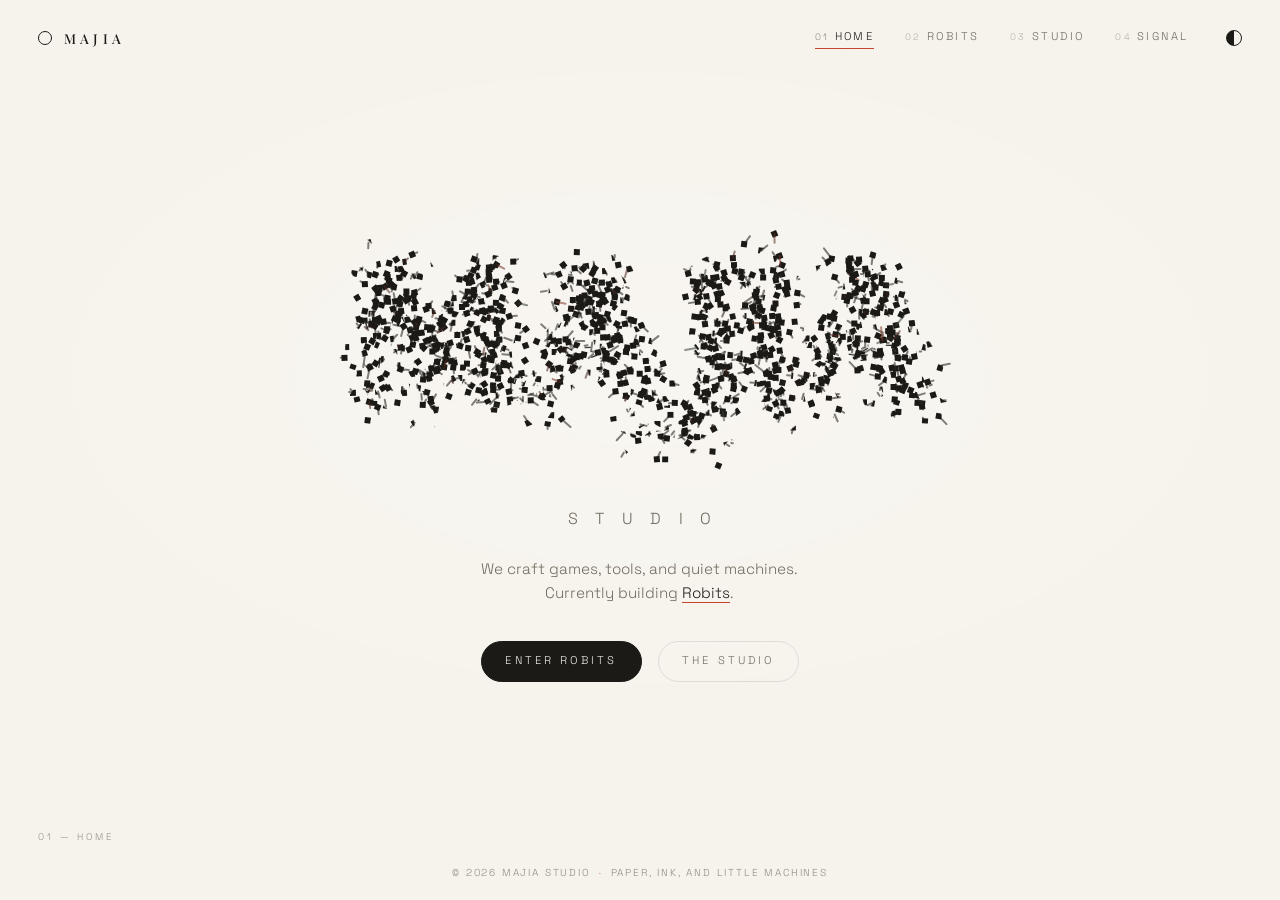
<file: index.html>
<!DOCTYPE html>
<html lang="en">
<head>
  <meta charset="UTF-8">
  <meta name="viewport" content="width=device-width, initial-scale=1.0">
  <title>Majia Studio</title>
  <meta name="description" content="Majia Studio — a small developer studio crafting worlds. Makers of Robits.">
  <link rel="icon" href="favicon.ico" sizes="48x48">
  <link rel="icon" type="image/png" sizes="32x32" href="icons/favicon-32x32.png">
  <link rel="icon" type="image/png" sizes="16x16" href="icons/favicon-16x16.png">
  <link rel="apple-touch-icon" sizes="180x180" href="icons/apple-touch-icon-180x180.png">
  <link rel="apple-touch-icon" sizes="167x167" href="icons/apple-touch-icon-167x167.png">
  <link rel="apple-touch-icon" sizes="152x152" href="icons/apple-touch-icon-152x152.png">
  <link rel="apple-touch-icon" sizes="120x120" href="icons/apple-touch-icon-120x120.png">
  <link rel="manifest" href="manifest.webmanifest">
  <meta name="apple-mobile-web-app-capable" content="yes">
  <meta name="apple-mobile-web-app-status-bar-style" content="default">
  <meta name="apple-mobile-web-app-title" content="MAJIA">
  <meta name="theme-color" content="#f6f3ec" media="(prefers-color-scheme: light)">
  <meta name="theme-color" content="#16150f" media="(prefers-color-scheme: dark)">
  <link rel="preconnect" href="https://fonts.googleapis.com">
  <link rel="preconnect" href="https://fonts.gstatic.com" crossorigin>
  <link href="https://fonts.googleapis.com/css2?family=Playfair+Display:ital,wght@0,400;0,500;0,600;1,400&family=Space+Grotesk:wght@300;400;500&family=Orbitron:wght@700;900&display=swap" rel="stylesheet">
  <link rel="stylesheet" href="styles.css">
  <script type="importmap">
  { "imports": {
    "three": "./vendor/three/three.module.js",
    "three/addons/": "./vendor/three/addons/"
  } }
  </script>
</head>
<body>

  <!-- the tile swarm: one particle system carries every screen's mark -->
  <canvas id="logo" class="swarm-canvas" aria-hidden="true"></canvas>

  <header class="chrome">
    <a class="chrome__mark" href="#home" data-nav="home" aria-label="Majia Studio — home">
      <span class="chrome__ring"></span>
      <span class="chrome__word">MAJIA</span>
    </a>
    <nav class="chrome__nav" aria-label="Primary">
      <a href="#home"   data-nav="home"   class="chrome__link is-active"><span>01</span>Home</a>
      <a href="#robits" data-nav="robits" class="chrome__link"><span>02</span>Robits</a>
      <a href="#studio" data-nav="studio" class="chrome__link"><span>03</span>Studio</a>
      <a href="#signal" data-nav="signal" class="chrome__link"><span>04</span>Signal</a>
      <button class="theme-flip" id="themeFlip" type="button" aria-label="Flip between paper and ink mode"></button>
    </nav>
  </header>

  <main id="stage">

    <!-- ============ HOME ============ -->
    <section class="screen is-active" id="screen-home" data-screen="home" aria-label="Home">
      <h1 class="sr-only">Majia Studio</h1>
      <div class="word-slot word-slot--hero" aria-hidden="true"></div>
      <div class="hero">
        <p class="hero__sub t-fx">STUDIO</p>
        <p class="hero__lede t-fx">
          We craft games, tools, and quiet machines.<br>
          Currently building <a href="#robits" data-nav="robits" class="lede-link">Robits</a>.
        </p>
        <div class="hero__actions t-fx">
          <a href="#robits" data-nav="robits" class="btn btn--fill" data-morph="robits">Enter Robits</a>
          <a href="#studio" data-nav="studio" class="btn btn--ghost">The Studio</a>
        </div>
      </div>
      <p class="screen__coord" aria-hidden="true">01 — HOME</p>
    </section>

    <!-- ============ ROBITS ============ -->
    <section class="screen" id="screen-robits" data-screen="robits" aria-label="Robits">
      <div class="robits-layout">
        <div class="robit-stage" id="robitStage">
          <canvas id="robit" class="robit-canvas" aria-label="Robit — a little machine, drawn in ink"></canvas>
        </div>
        <div class="panel panel--robits">
          <p class="panel__eyebrow t-fx"><span class="pulse-dot"></span>IN DEVELOPMENT</p>
          <h2 class="sr-only">Robits</h2>
          <div class="word-slot word-slot--title" aria-hidden="true"></div>
          <p class="panel__lede t-fx">
            Little machines. Latent souls. A game about building small robots
            and the strange, quiet world they wake up into.
          </p>
          <div class="spec-grid t-fx">
            <div class="spec"><span class="spec__key">STATUS</span><span class="spec__val">Prototyping</span></div>
            <div class="spec"><span class="spec__key">GENRE</span><span class="spec__val">Redacted, for now</span></div>
            <div class="spec"><span class="spec__key">PLATFORM</span><span class="spec__val">TBA</span></div>
            <div class="spec"><span class="spec__key">SIGNAL</span><span class="spec__val spec__val--live">● Online</span></div>
          </div>
          <div class="panel__actions t-fx">
            <a href="#signal" data-nav="signal" class="btn btn--fill">Follow the signal</a>
            <a href="#home" data-nav="home" class="btn btn--ghost">Back home</a>
          </div>
        </div>
      </div>
      <p class="screen__coord" aria-hidden="true">02 — ROBITS</p>
    </section>

    <!-- ============ STUDIO ============ -->
    <section class="screen" id="screen-studio" data-screen="studio" aria-label="Studio">
      <div class="panel">
        <p class="panel__eyebrow t-fx">WHO WE ARE</p>
        <h2 class="sr-only">The Studio</h2>
        <div class="word-slot word-slot--title" aria-hidden="true"></div>
        <p class="panel__lede t-fx">
          Majia is a small developer studio. We make our own things —
          starting with Robits — and we build for others when the work is interesting.
        </p>
        <ul class="craft-list t-fx">
          <li class="craft"><span class="craft__num">Ⅰ</span><div><h3>Games</h3><p>Original worlds, built slowly and deliberately.</p></div></li>
          <li class="craft"><span class="craft__num">Ⅱ</span><div><h3>Software</h3><p>Tools, apps, and systems with a product designer's eye.</p></div></li>
          <li class="craft"><span class="craft__num">Ⅲ</span><div><h3>Experiments</h3><p>Interactive things that don't fit a category yet.</p></div></li>
        </ul>
        <div class="panel__actions t-fx"><a href="#signal" data-nav="signal" class="btn btn--ghost">Work with us</a></div>
      </div>
      <p class="screen__coord" aria-hidden="true">03 — STUDIO</p>
    </section>

    <!-- ============ SIGNAL ============ -->
    <section class="screen" id="screen-signal" data-screen="signal" aria-label="Contact">
      <div class="panel panel--center">
        <p class="panel__eyebrow t-fx">OPEN CHANNEL</p>
        <h2 class="sr-only">Signal</h2>
        <div class="word-slot word-slot--title" aria-hidden="true"></div>
        <p class="panel__lede t-fx">Say hello, ask about Robits, or bring us a project.</p>
        <a class="signal-line t-fx" href="mailto:hello@majia.studio">hello@majia.studio</a>
        <p class="panel__note t-fx">Answered by humans.</p>
      </div>
      <p class="screen__coord" aria-hidden="true">04 — SIGNAL</p>
    </section>

  </main>

  <footer class="chrome-foot">
    <span>© <span id="year"></span> Majia Studio</span>
    <span class="chrome-foot__dot" aria-hidden="true">·</span>
    <span>Paper, ink, and little machines</span>
  </footer>

  <script type="module" src="main.js"></script>
</body>
</html>
</file>
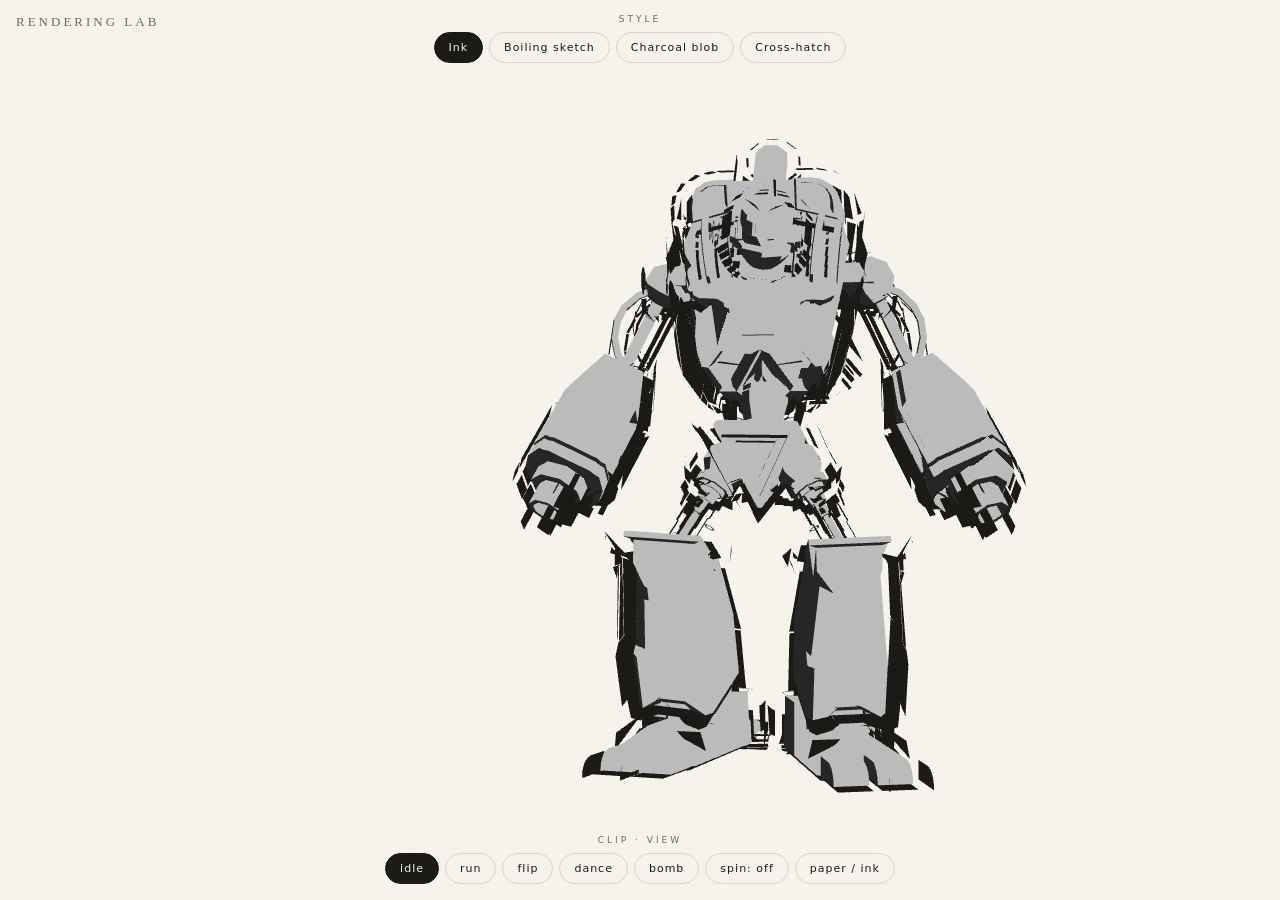
<file: robit-lab.html>
<!DOCTYPE html>
<html lang="en">
<head>
<meta charset="utf-8">
<meta name="viewport" content="width=device-width,initial-scale=1">
<title>Robit — rendering lab</title>
<style>
  :root{ --paper:#f6f3ec; --ink:#1c1a16; --dim:#6f6a5e; --line:rgba(28,26,22,.14); --seal:#c2452f; }
  body.ink{ --paper:#16150f; --ink:#f0ece2; --dim:#97917f; --line:rgba(240,236,226,.16); --seal:#d95b40; }
  *{box-sizing:border-box}
  html,body{margin:0;height:100%;overflow:hidden;font-family:"Space Grotesk",system-ui,sans-serif}
  body{background:var(--paper);color:var(--ink);transition:background-color .5s,color .5s}
  #c{position:fixed;inset:0;width:100%;height:100%;display:block;cursor:grab;touch-action:none}
  #c:active{cursor:grabbing}
  .bar{position:fixed;left:0;right:0;display:flex;gap:6px;justify-content:center;flex-wrap:wrap;padding:0 12px;z-index:5}
  #top{top:14px}
  #bottom{bottom:16px}
  .lbl{width:100%;text-align:center;font-size:9px;letter-spacing:3px;text-transform:uppercase;color:var(--dim);margin-bottom:2px}
  button{font:inherit;font-size:11px;font-weight:500;letter-spacing:1px;color:var(--ink);background:transparent;
    border:1px solid var(--line);border-radius:999px;padding:8px 14px;cursor:pointer;transition:.25s}
  button:hover{border-color:var(--dim)}
  button.on{background:var(--ink);color:var(--paper);border-color:var(--ink)}
  #title{position:fixed;top:14px;left:16px;font-family:"Playfair Display",Georgia,serif;font-size:13px;letter-spacing:3px;color:var(--dim);z-index:5}
  #msg{position:fixed;top:50%;left:0;right:0;text-align:center;color:var(--dim);font-size:12px}
</style>
</head>
<body>
<canvas id="c"></canvas>
<div id="title">RENDERING LAB</div>
<div id="msg">loading…</div>

<div class="bar" id="top">
  <div class="lbl">style</div>
  <button data-style="ink" class="on">Ink</button>
  <button data-style="sketch">Boiling sketch</button>
  <button data-style="charcoal">Charcoal blob</button>
  <button data-style="hatch">Cross-hatch</button>
</div>

<div class="bar" id="bottom">
  <div class="lbl">clip · view</div>
  <button data-clip="idle" class="on">idle</button>
  <button data-clip="run_forward">run</button>
  <button data-clip="front_flip">flip</button>
  <button data-clip="dance_01">dance</button>
  <button data-clip="throw_bomb">bomb</button>
  <button id="spin">spin: off</button>
  <button id="theme">paper / ink</button>
</div>

<script type="importmap">
{ "imports": { "three":"./vendor/three/three.module.js", "three/addons/":"./vendor/three/addons/" } }
</script>
<script type="module">
import * as THREE from 'three';
import { GLTFLoader } from 'three/addons/loaders/GLTFLoader.js';
import { MeshoptDecoder } from 'three/addons/libs/meshopt_decoder.module.js';

const canvas=document.getElementById('c'), msg=document.getElementById('msg');
const renderer=new THREE.WebGLRenderer({canvas,antialias:true,alpha:true});
renderer.setPixelRatio(Math.min(2,devicePixelRatio));
renderer.outputColorSpace=THREE.SRGBColorSpace;
const scene=new THREE.Scene();
const cam=new THREE.PerspectiveCamera(34,1,0.1,200);
scene.add(new THREE.AmbientLight(0xffffff,0.06));
const key=new THREE.DirectionalLight(0xffffff,1.5); key.position.set(2.5,4,4); scene.add(key);

function trimClip(clip, eps=2e-3){
  let start=Infinity,end=0;
  for(const tr of clip.tracks){ const t=tr.times,v=tr.values,st=v.length/t.length;
    for(let i=1;i<t.length;i++){ let d=0; for(let k=0;k<st;k++) d=Math.max(d,Math.abs(v[i*st+k]-v[(i-1)*st+k]));
      if(d>eps){ if(t[i-1]<start)start=t[i-1]; if(t[i]>end)end=t[i]; } } }
  if(!isFinite(start)||end<=start) return;
  const pad=1/60; start=Math.max(0,start-pad); end+=pad;
  const dur=end-start;
  for(const tr of clip.tracks){ const t=tr.times,v=tr.values,st=v.length/t.length,nt=[],nv=[];
    for(let i=0;i<t.length;i++){ if(t[i]<start-1e-6||t[i]>end+1e-6)continue; nt.push(t[i]-start); for(let k=0;k<st;k++) nv.push(v[i*st+k]); }
    if(nt.length>=2){ tr.times=new Float32Array(nt); tr.values=new Float32Array(nv); }
    else { let j=0; for(let i=0;i<t.length;i++){ if(t[i]<=start+1e-6)j=i; else break; }
      const cv=[]; for(let k=0;k<st;k++) cv.push(v[j*st+k]);
      tr.times=new Float32Array([0,dur]); tr.values=new Float32Array([...cv,...cv]); } }
  clip.duration=dur; clip.resetDuration();
}

const cssVar=n=>getComputedStyle(document.documentElement).getPropertyValue(n).trim()||getComputedStyle(document.body).getPropertyValue(n).trim();
function col(n){ return new THREE.Color(cssVar(n)); }

function gradientMap(steps){ const d=new Uint8Array(steps); for(let i=0;i<steps;i++) d[i]=Math.round(i/(steps-1)*255);
  const t=new THREE.DataTexture(d,steps,1,THREE.RedFormat); t.magFilter=t.minFilter=THREE.NearestFilter; t.generateMipmaps=false; t.needsUpdate=true; return t; }
const GRAD2=gradientMap(2), GRAD3=gradientMap(3);

// ---- shared uniforms updated on theme change / per frame ----
const U={ time:{value:0}, paper:{value:col('--paper')}, ink:{value:col('--ink')} };

// ---- outline hull factory (optionally "boiling") ----
function outlineMat(thickness, colr, boil){
  const m=new THREE.MeshBasicMaterial({color:colr, side:THREE.BackSide, transparent:true, opacity:1});
  m.onBeforeCompile=(sh)=>{
    sh.uniforms.oth={value:thickness}; sh.uniforms.amp={value:boil?boil:0}; sh.uniforms.time=U.time;
    sh.vertexShader='uniform float oth; uniform float amp; uniform float time;\n'+sh.vertexShader.replace(
      '#include <begin_vertex>',
      `#include <begin_vertex>
       float n = sin(dot(position.xyz, vec3(12.9,78.2,37.7)) + floor(time*9.0));
       transformed += normalize(objectNormal) * (oth + amp*n);`);
  };
  return m;
}

// ---- hatch fill (Lambert + screen-space etching) ----
function hatchMat(){
  const m=new THREE.MeshLambertMaterial({color:0xffffff});
  m.onBeforeCompile=(sh)=>{
    sh.uniforms.uPaper=U.paper; sh.uniforms.uInk=U.ink;
    sh.fragmentShader='uniform vec3 uPaper; uniform vec3 uInk;\n'
      +'float hln(vec2 p,float a,float f){ float u=p.x*cos(a)-p.y*sin(a); float t=abs(fract(u*f)-0.5)*2.0; return 1.0-smoothstep(0.10,0.30,t); }\n'
      +sh.fragmentShader.replace('#include <dithering_fragment>',
      `#include <dithering_fragment>
       float lum=dot(gl_FragColor.rgb, vec3(0.299,0.587,0.114));
       vec2 fc=gl_FragCoord.xy; float ink=0.0;
       if(lum<0.92) ink=max(ink, hln(fc, 0.785, 0.045));
       if(lum<0.55) ink=max(ink, hln(fc,-0.785, 0.045));
       if(lum<0.30) ink=max(ink, hln(fc, 0.0,   0.05));
       if(lum<0.14) ink=max(ink, hln(fc, 1.5708,0.05));
       gl_FragColor=vec4(mix(uPaper, uInk, ink), 1.0);`);
  };
  return m;
}

// ---- model ----
const TARGET=2.4; let model, pivot, mixer, bones=[], clips={}, curAction, framed=false, warm=0;
const meshes=[]; let hulls=[];   // current outline hull meshes
const loader=new GLTFLoader().setMeshoptDecoder(MeshoptDecoder);

loader.load('./models/robot.glb', gltf=>{
  model=gltf.scene;
  model.traverse(o=>{ if(o.isMesh) meshes.push(o); if(o.isSkinnedMesh&&o.skeleton) for(const b of o.skeleton.bones) if(!bones.includes(b)) bones.push(b); });
  pivot=new THREE.Group(); pivot.add(model); scene.add(pivot); pivot.rotation.y=-0.15;
  mixer=new THREE.AnimationMixer(model);
  for(const c of gltf.animations){ trimClip(c); clips[c.name]=c; }
  play('idle');
  applyStyle('ink');
  msg.style.display='none';
}, undefined, e=>{ msg.textContent='load failed (serve over http): '+e; });

function play(name){
  const clip=clips[name]||clips['idle']||Object.values(clips)[0]; if(!clip) return;
  const a=mixer.clipAction(clip); a.reset().play();
  if(curAction&&curAction!==a) curAction.crossFadeTo(a,0.25,false);
  curAction=a;
}

function clearHulls(){ for(const h of hulls){ h.parent&&h.parent.remove(h); h.geometry=null; } hulls=[]; }
function addHull(mesh, mat){
  let h; if(mesh.isSkinnedMesh){ h=new THREE.SkinnedMesh(mesh.geometry, mat); h.bind(mesh.skeleton, mesh.bindMatrix); }
  else h=new THREE.Mesh(mesh.geometry, mat);
  h.frustumCulled=false; h.position.copy(mesh.position); h.quaternion.copy(mesh.quaternion); h.scale.copy(mesh.scale);
  mesh.parent.add(h); hulls.push(h);
}

let curStyle='ink';
function applyStyle(name){
  curStyle=name; clearHulls();
  const inkC=col('--ink');
  for(const o of meshes){
    if(name==='ink'){
      o.material=new THREE.MeshToonMaterial({color:0xffffff, gradientMap:GRAD2});
      addHull(o, outlineMat(0.05, inkC, 0));
    } else if(name==='sketch'){
      o.material=new THREE.MeshToonMaterial({color:0xffffff, gradientMap:GRAD2});
      addHull(o, outlineMat(0.055, inkC, 0.02));           // wobbling, "boiling" contour
    } else if(name==='charcoal'){
      o.material=new THREE.MeshToonMaterial({color:0xffffff, gradientMap:GRAD3});
      // layered translucent hulls → soft smudged charcoal edge
      const soft=(th,op)=>{ const m=outlineMat(th, inkC, 0); m.opacity=op; return m; };
      addHull(o, soft(0.11,0.18)); addHull(o, soft(0.075,0.28)); addHull(o, soft(0.045,0.9));
    } else if(name==='hatch'){
      o.material=hatchMat();
      addHull(o, outlineMat(0.05, inkC, 0));
    }
  }
}

// ---- framing (bone-based) ----
const _v=new THREE.Vector3();
function boneBox(){ const b=new THREE.Box3(); for(const bn of bones) b.expandByPoint(bn.getWorldPosition(_v)); return b.isEmpty()?null:b; }
function normalizeOnce(){ const box=boneBox(); if(!box) return; const s=new THREE.Vector3(); box.getSize(s);
  model.scale.multiplyScalar(TARGET/Math.max(s.y,0.001)); model.updateWorldMatrix(true,true); }
function fit(){ const box=boneBox(); if(!box) return; const s=new THREE.Vector3(); box.getSize(s); const c=new THREE.Vector3(); box.getCenter(c);
  const r=Math.max(s.x,s.y*0.9,s.z)*0.5*1.2+0.1; const fov=cam.fov*Math.PI/180, hf=2*Math.atan(Math.tan(fov/2)*cam.aspect);
  const dist=r/Math.sin(Math.min(fov,hf)/2)*1.02; const cy=c.y+s.y*0.05;
  cam.position.set(c.x,cy,c.z+dist); cam.lookAt(c.x,cy,c.z); cam.updateProjectionMatrix(); }
function resize(){ const r=canvas.getBoundingClientRect(); if(r.width<2)return false; renderer.setSize(r.width,r.height,false); cam.aspect=r.width/r.height; cam.updateProjectionMatrix(); return true; }
addEventListener('resize',()=>{framed=false;resize();});

// ---- drag to rotate ----
let dragging=false, px=0, py=0, spin=false;
canvas.addEventListener('pointerdown',e=>{dragging=true;px=e.clientX;py=e.clientY;});
addEventListener('pointerup',()=>dragging=false);
addEventListener('pointermove',e=>{ if(!dragging||!pivot)return; pivot.rotation.y+=(e.clientX-px)*0.01; pivot.rotation.x+=(e.clientY-py)*0.008; px=e.clientX; py=e.clientY; });

// ---- controls ----
document.querySelectorAll('[data-style]').forEach(btn=>btn.onclick=()=>{
  document.querySelectorAll('[data-style]').forEach(b=>b.classList.remove('on')); btn.classList.add('on'); applyStyle(btn.dataset.style);
});
document.querySelectorAll('[data-clip]').forEach(btn=>btn.onclick=()=>{
  document.querySelectorAll('[data-clip]').forEach(b=>b.classList.remove('on')); btn.classList.add('on'); play(btn.dataset.clip);
});
document.getElementById('spin').onclick=e=>{ spin=!spin; e.target.textContent='spin: '+(spin?'on':'off'); e.target.classList.toggle('on',spin); };
document.getElementById('theme').onclick=()=>{ document.body.classList.toggle('ink');
  U.paper.value.copy(col('--paper')); U.ink.value.copy(col('--ink')); applyStyle(curStyle); };

const clock=new THREE.Clock();
function tick(){
  const dt=clock.getDelta(); U.time.value+=dt;
  if(mixer) mixer.update(dt);
  if(!framed && resize() && warm++>3){ normalizeOnce(); fit(); framed=true; }
  if(spin&&pivot) pivot.rotation.y+=0.005;
  renderer.render(scene,cam);
  requestAnimationFrame(tick);
}
resize(); requestAnimationFrame(tick);
</script>
</body>
</html>
</file>
<file: styles.css>
/* ============================================================
   MAJIA STUDIO — paper walls, ink marks, one seal of colour
   product-design minimalism · 3D rendered as ink
   ============================================================ */

:root {
  --paper:   #f6f3ec;
  --paper-2: #efebe1;
  --ink:     #1c1a16;
  --ink-dim: #6f6a5e;
  --line:    rgba(28, 26, 22, 0.1);
  --seal:    #c2452f;   /* vermilion */
  --jade:    #5d7d6b;
  --serif: "Playfair Display", Georgia, serif;
  --sans:  "Space Grotesk", "Helvetica Neue", sans-serif;
  --ease-out:   cubic-bezier(0.19, 1, 0.22, 1);
  --ease-shoji: cubic-bezier(0.77, 0, 0.18, 1);
}

:root[data-theme="dark"] {
  --paper:   #16150f;
  --paper-2: #1d1b14;
  --ink:     #f0ece2;
  --ink-dim: #97917f;
  --line:    rgba(240, 236, 226, 0.12);
  --seal:    #d95b40;
  --jade:    #7fa38d;
}

* { margin: 0; padding: 0; box-sizing: border-box; }

body {
  background: var(--paper);
  color: var(--ink);
  transition: background-color 0.6s ease, color 0.6s ease;
  font-family: var(--sans);
  font-weight: 300;
  line-height: 1.6;
  overflow: hidden;
  height: 100dvh;
  -webkit-font-smoothing: antialiased;
}

.sr-only {
  position: absolute; width: 1px; height: 1px;
  padding: 0; margin: -1px; overflow: hidden;
  clip: rect(0,0,0,0); white-space: nowrap; border: 0;
}

::selection { background: var(--seal); color: var(--paper); }

/* soft light on the wall */
body::before {
  content: "";
  position: fixed; inset: 0; z-index: 0; pointer-events: none;
  background: radial-gradient(ellipse 85% 65% at 50% 42%, rgba(255,255,255,0.28), transparent 72%);
}
:root[data-theme="dark"] body::before {
  background: radial-gradient(ellipse 85% 65% at 50% 42%, rgba(255,250,235,0.05), transparent 72%);
}

/* ------------------------------------------------------------ chrome */
.chrome {
  position: fixed; top: 0; left: 0; right: 0; z-index: 20;
  display: flex; align-items: center; justify-content: space-between;
  padding: 1.7rem 2.4rem;
}
.chrome__mark { display: flex; align-items: center; gap: 0.7rem; text-decoration: none; color: var(--ink); }
.chrome__ring {
  width: 14px; height: 14px; border: 1.5px solid var(--ink); border-radius: 50%;
  transition: background 0.35s, border-color 0.35s;
}
.chrome__mark:hover .chrome__ring { background: var(--seal); border-color: var(--seal); }
.chrome__word { font-family: var(--serif); font-weight: 500; letter-spacing: 0.32em; font-size: 0.85rem; transform: translateY(1px); }

.chrome__nav { display: flex; gap: 1.9rem; }
.chrome__link {
  color: var(--ink-dim); text-decoration: none; font-size: 0.7rem;
  letter-spacing: 0.22em; text-transform: uppercase;
  display: flex; gap: 0.45em; align-items: baseline;
  padding-bottom: 2px; border-bottom: 1px solid transparent;
  transition: color 0.35s, border-color 0.35s;
}
.chrome__link span { font-size: 0.58rem; opacity: 0.5; }
.chrome__link:hover { color: var(--ink); }
.chrome__link.is-active { color: var(--ink); border-bottom-color: var(--seal); }

.theme-flip {
  align-self: center; width: 16px; height: 16px; border-radius: 50%;
  border: 1.5px solid var(--ink);
  background: linear-gradient(90deg, var(--ink) 50%, transparent 50%);
  cursor: pointer; padding: 0; margin-left: 0.4rem;
  transition: transform 0.5s var(--ease-out), border-color 0.35s;
}
.theme-flip:hover { transform: rotate(180deg); border-color: var(--seal); }

.chrome-foot {
  position: fixed; bottom: 0; left: 0; right: 0; z-index: 20;
  display: flex; justify-content: center; gap: 0.8em; padding: 1.2rem;
  font-size: 0.63rem; letter-spacing: 0.18em; text-transform: uppercase;
  color: var(--ink-dim); opacity: 0.75;
}
.chrome-foot__dot { color: var(--seal); }

/* ------------------------------------------------------------ stage & screens */
#stage { position: relative; z-index: 10; height: 100dvh; }
.screen {
  position: absolute; inset: 0; display: none;
  flex-direction: column; align-items: center; justify-content: center;
  padding: 6rem 2rem; text-align: center;
}
.screen.is-active { display: flex; }
.screen__coord {
  position: absolute; bottom: 3.4rem; left: 2.4rem;
  font-size: 0.6rem; letter-spacing: 0.32em; color: var(--ink-dim); opacity: 0.7;
}

/* appear / dissolve */
.t-fx { transition: opacity 0.8s var(--ease-out), transform 0.8s var(--ease-out), filter 0.8s var(--ease-out); }
.screen.is-hidden-fx .t-fx { opacity: 0; transform: translateY(18px); filter: blur(8px); }
.t-fx:nth-child(1){transition-delay:.04s}.t-fx:nth-child(2){transition-delay:.1s}
.t-fx:nth-child(3){transition-delay:.16s}.t-fx:nth-child(4){transition-delay:.22s}
.t-fx:nth-child(5){transition-delay:.28s}.t-fx:nth-child(6){transition-delay:.34s}

/* ------------------------------------------------------------ the tile swarm */
.swarm-canvas {
  position: fixed; inset: 0; z-index: 12;
  width: 100vw; height: 100dvh;
  pointer-events: none;
}

/* empty layout boxes the swarm forms its mark inside */
.word-slot { position: relative; }
.word-slot--hero  { width: min(720px, 90vw); height: min(300px, 30vh); }
.word-slot--title { width: 100%; height: clamp(3rem, 9vw, 5rem); }

.hero { position: relative; margin-top: 0.5rem; }
.hero__sub {
  font-size: clamp(0.8rem, 2vw, 1rem); letter-spacing: 1.1em; text-indent: 1.1em;
  color: var(--ink-dim); margin-top: 0.6rem;
}
.hero__lede { margin: 1.6rem auto 0; max-width: 34rem; font-size: 0.95rem; color: var(--ink-dim); }
.lede-link { color: var(--ink); text-decoration: none; border-bottom: 1px solid var(--seal); transition: color 0.3s; }
.lede-link:hover { color: var(--seal); }
.hero__actions { margin-top: 2.2rem; display: flex; gap: 1rem; justify-content: center; flex-wrap: wrap; }

/* ------------------------------------------------------------ buttons */
.btn {
  font-family: var(--sans); font-size: 0.7rem; letter-spacing: 0.28em; text-transform: uppercase;
  text-decoration: none; padding: 0.95em 2.1em; border-radius: 999px;
  transition: all 0.35s var(--ease-out); cursor: pointer;
}
.btn--fill { color: var(--paper); background: var(--ink); border: 1px solid var(--ink); }
.btn--fill:hover { background: var(--seal); border-color: var(--seal); color: #fdfaf4; }
.btn--ghost { color: var(--ink-dim); border: 1px solid var(--line); }
.btn--ghost:hover { color: var(--ink); border-color: var(--ink-dim); }

/* ------------------------------------------------------------ robits layout */
.robits-layout {
  display: flex; align-items: center; justify-content: center; gap: clamp(1rem, 4vw, 3rem);
  width: 100%; max-width: 1240px; flex-wrap: wrap;
}
.robit-stage { position: relative; flex: 0 0 auto; }
.robit-canvas {
  width: min(500px, 44vw); height: min(560px, 66vh); display: block; cursor: pointer;
  touch-action: none;
}
.panel--robits { text-align: left; max-width: 30rem; flex: 0 1 380px; }
.panel--robits .panel__eyebrow, .panel--robits .panel__actions { justify-content: flex-start; }
.panel--robits .panel__lede, .panel--robits .spec-grid { margin-left: 0; margin-right: 0; }

/* ------------------------------------------------------------ panels */
.panel { max-width: 46rem; width: 100%; }
.panel--center { max-width: 40rem; }
.panel__eyebrow {
  font-size: 0.64rem; letter-spacing: 0.45em; color: var(--ink-dim); margin-bottom: 1.5rem;
  display: flex; align-items: center; justify-content: center; gap: 0.8em;
}
.pulse-dot { width: 6px; height: 6px; border-radius: 50%; background: var(--seal); animation: pulse 2.4s ease-in-out infinite; }
@keyframes pulse { 0%,100%{opacity:1} 50%{opacity:.25} }
.panel__title { font-family: var(--serif); font-weight: 500; font-size: clamp(2.8rem, 9vw, 5rem); letter-spacing: 0.08em; line-height: 1; }
.panel__lede { margin: 1.7rem auto 0; max-width: 33rem; color: var(--ink-dim); font-size: 0.95rem; }
.panel__note { margin-top: 2rem; font-size: 0.7rem; letter-spacing: 0.14em; color: var(--ink-dim); opacity: 0.8; }
.panel__actions { margin-top: 2.4rem; display: flex; gap: 1rem; justify-content: center; flex-wrap: wrap; }

.spec-grid {
  margin: 2rem auto 0; display: grid; grid-template-columns: repeat(auto-fit, minmax(130px, 1fr));
  gap: 1px; background: var(--line); border: 1px solid var(--line); max-width: 40rem;
}
.spec { background: var(--paper); padding: 1.05rem 1rem; display: flex; flex-direction: column; gap: 0.3rem; transition: background-color 0.6s ease; }
.spec__key { font-size: 0.56rem; letter-spacing: 0.3em; color: var(--ink-dim); }
.spec__val { font-size: 0.82rem; letter-spacing: 0.06em; }
.spec__val--live { color: var(--jade); }

.craft-list { list-style: none; margin: 2.4rem auto 0; max-width: 34rem; text-align: left; display: flex; flex-direction: column; }
.craft { display: flex; gap: 1.4rem; align-items: baseline; padding: 1.1rem 0.4rem; border-top: 1px solid var(--line); transition: background 0.3s; }
.craft:last-child { border-bottom: 1px solid var(--line); }
.craft:hover { background: rgba(128,120,100,0.05); }
.craft__num { font-family: var(--serif); color: var(--seal); font-size: 0.9rem; min-width: 1.4em; }
.craft h3 { font-family: var(--serif); font-weight: 500; font-size: 1.15rem; letter-spacing: 0.05em; }
.craft p { color: var(--ink-dim); font-size: 0.82rem; margin-top: 0.15rem; }

.signal-line {
  display: inline-block; margin-top: 2.2rem; font-family: var(--serif);
  font-size: clamp(1.3rem, 4.5vw, 2rem); letter-spacing: 0.04em; color: var(--ink);
  text-decoration: none; border-bottom: 1px solid var(--seal); padding-bottom: 0.2em; transition: color 0.35s;
}
.signal-line:hover { color: var(--seal); }

/* ------------------------------------------------------------ responsive */
@media (max-width: 820px) {
  .robits-layout { flex-direction: column; gap: 0.6rem; }
  .robit-stage { width: 100%; display: flex; justify-content: center; }
  .robit-canvas { width: min(340px, 82vw); height: min(340px, 38vh); margin: 0 auto; }
  .panel--robits { text-align: center; }
  .panel--robits .panel__eyebrow, .panel--robits .panel__actions { justify-content: center; }
  /* tall content scrolls; the swarm re-glues its mark on scroll */
  #screen-robits.is-active { justify-content: flex-start; overflow-y: auto; padding-bottom: 5rem; }
}
@media (max-width: 640px) {
  .chrome { padding: 1.2rem 1.2rem; }
  .chrome__nav { gap: 1rem; }
  .chrome__link span { display: none; }
  .chrome__link { font-size: 0.62rem; }
  .screen { padding: 5.5rem 1.4rem; }
  .screen__coord { display: none; }
  .hero { margin-top: 24vh; }
  .hero__sub { letter-spacing: 0.7em; text-indent: 0.7em; }
  .chrome-foot { font-size: 0.56rem; }
  .chrome-foot span:nth-child(n+2) { display: none; }
}

@media (prefers-reduced-motion: reduce) {
  *, *::before, *::after { animation-duration: 0.01ms !important; animation-iteration-count: 1 !important; transition-duration: 0.15s !important; }
}
</file>
